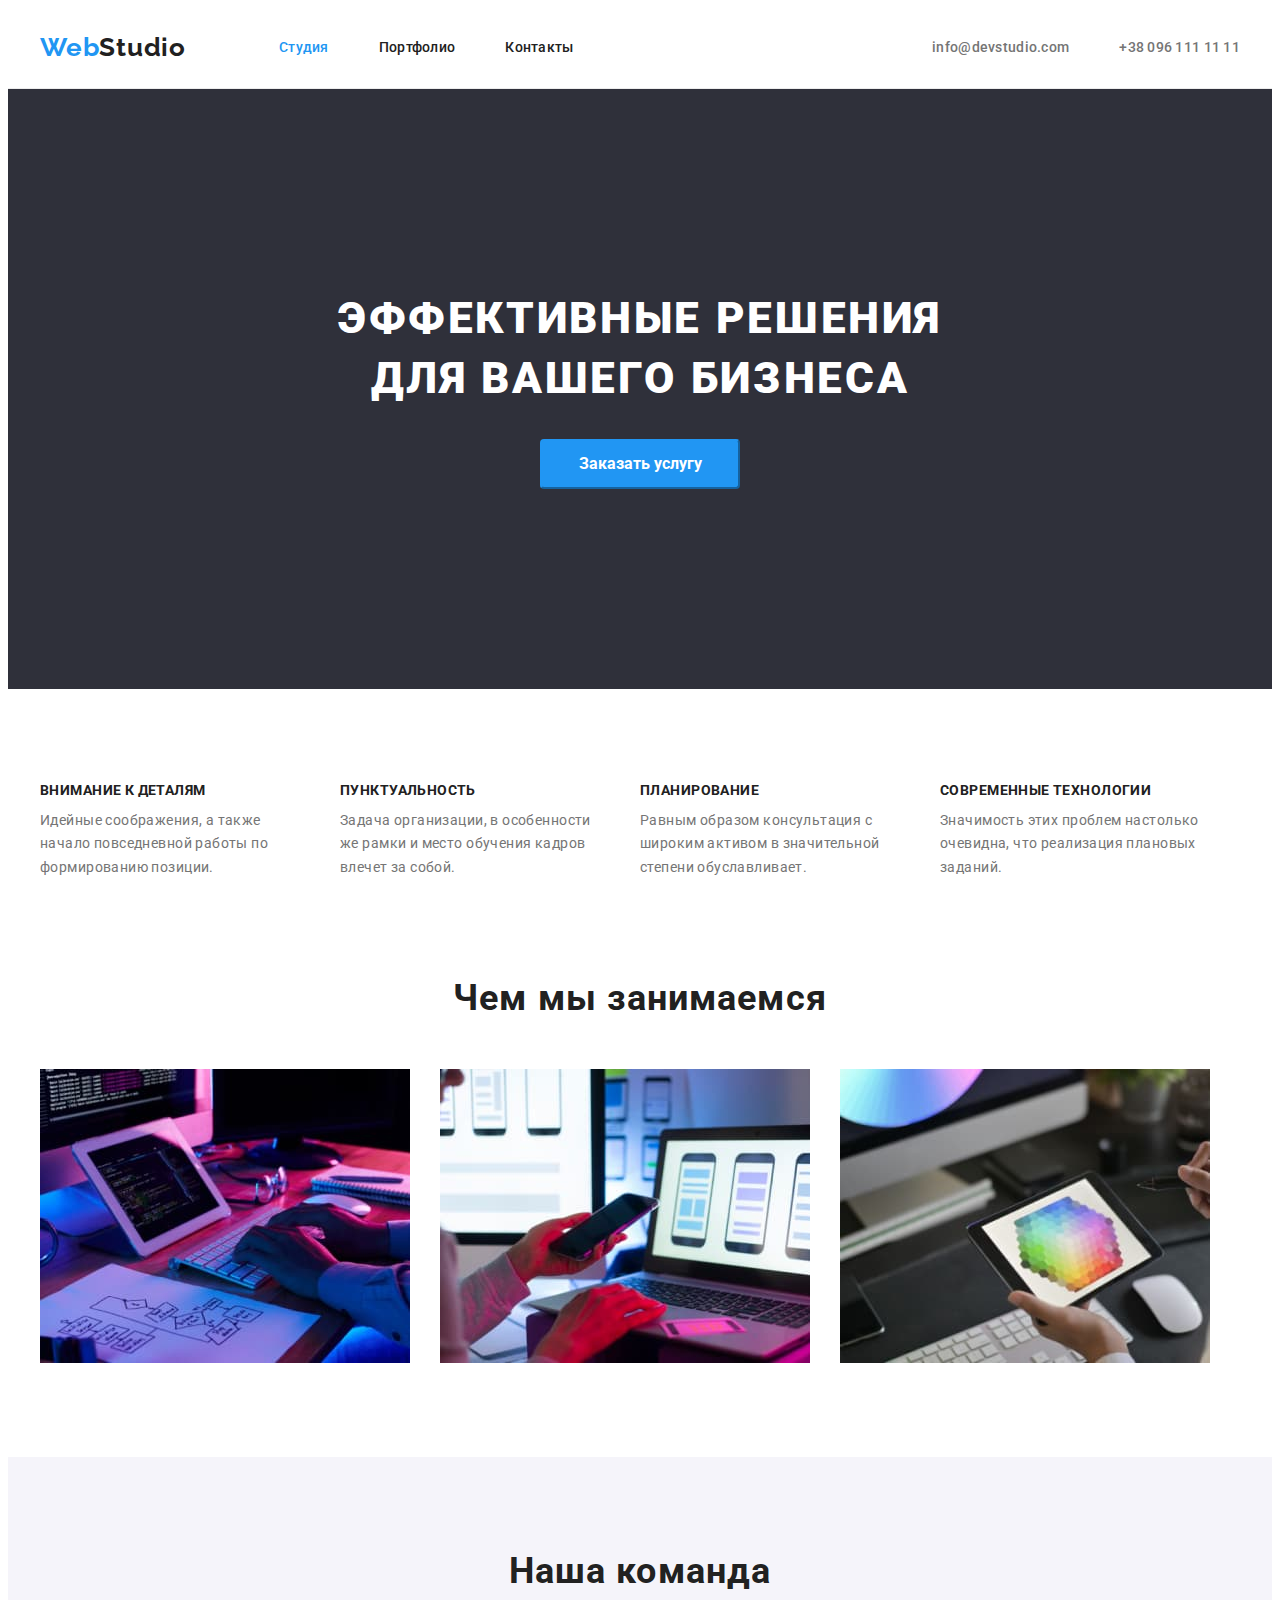
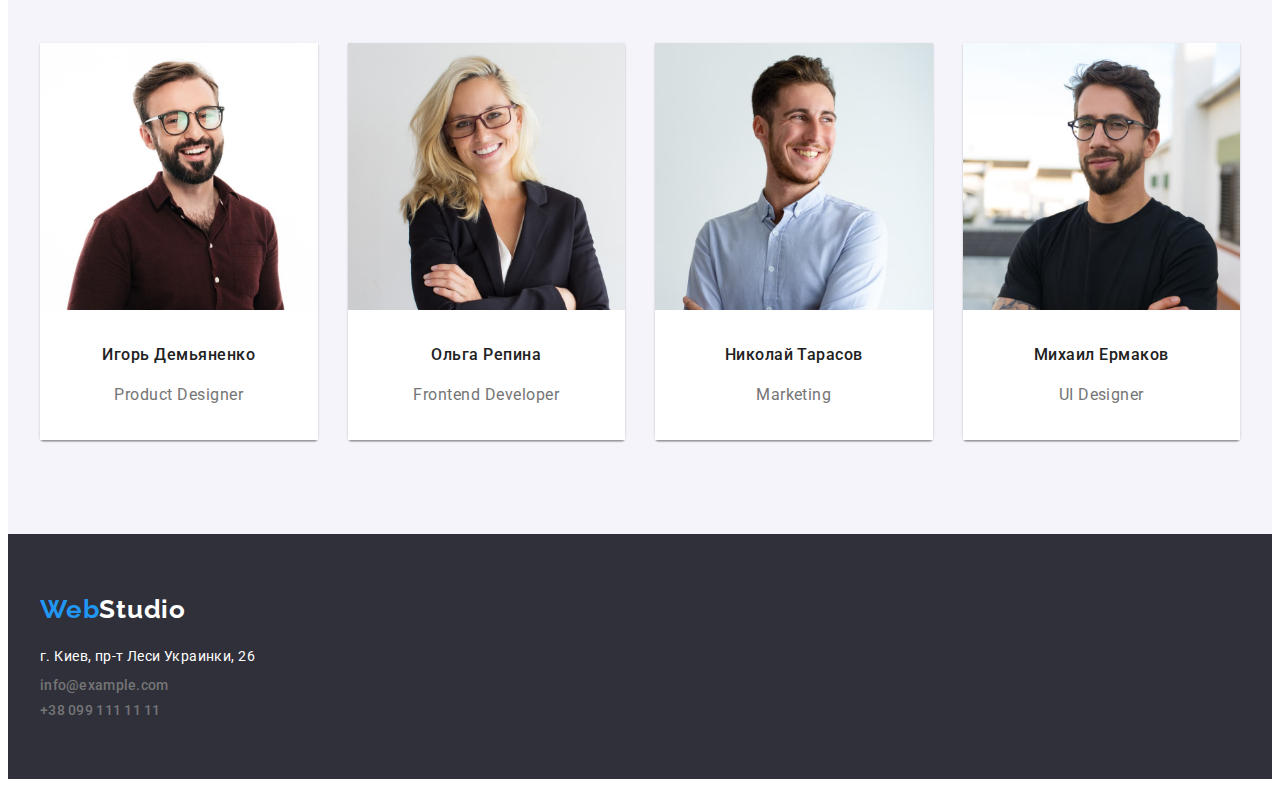
<file: index.html>
<!DOCTYPE html>
<html lang="ru">
  <head>
    <meta charset="UTF-8" />
    <meta http-equiv="X-UA-Compatible" content="IE=edge" />
    <meta name="viewport" content="width=device-width, initial-scale=1.0" />
    <title>WebStudio</title>
    <link rel="preconnect" href="https://fonts.googleapis.com" />
    <link rel="preconnect" href="https://fonts.gstatic.com" crossorigin />
    <link
      href="https://fonts.googleapis.com/css2?family=Raleway:wght@700&family=Roboto:wght@400;500;700;900&display=swap"
      rel="stylesheet"
    />
    <link
      rel="stylesheet"
      href="https://cdnjs.cloudflare.com/ajax/libs/modern-normalize/1.1.0/modern-normalize.min.css"
      integrity="sha512-wpPYUAdjBVSE4KJnH1VR1HeZfpl1ub8YT/NKx4PuQ5NmX2tKuGu6U/JRp5y+Y8XG2tV+wKQpNHVUX03MfMFn9Q=="
      crossorigin="anonymous"
      referrerpolicy="no-referrer"
    />
    <link rel="stylesheet" href="./css/styles.css" />
  </head>
  <body>
    <header class="header">
      <div class="container">
        <nav>
          <a class="logo-header" href="./index.html"><span>Web</span>Studio</a>
          <ul class="hdr-header">
            <li><a class="cap-current" href="./index.html">Студия</a></li>
            <li><a class="cap" href="./portfolio.html">Портфолио</a></li>
            <li><a class="cap" href="./index.html">Контакты</a></li>
          </ul>
        </nav>
        <ul class="hdr-contact">
          <li>
            <a class="contact" href="mailto:info@devstudio.com">info@devstudio.com</a>
          </li>
          <li><a class="contact" href="tel:+380961111111">+38 096 111 11 11</a></li>
        </ul>
      </div>
    </header>
    <main>
      <section class="bg-main">
        <div class="container">
          <h1 class="hero-tittle">Эффективные решения для вашего бизнеса</h1>
          <button type="button" class="btn-main">Заказать услугу</button>
        </div>
      </section>

      <section class="benefits-example">
        <div class="container">
          <ul class="benefits">
            <li>
              <h4 class="benefits-tittle">Внимание к деталям</h4>
              <p>
                Идейные соображения, а также начало повседневной работы по формированию
                позиции.
              </p>
            </li>
            <li>
              <h4 class="benefits-tittle">Пунктуальность</h4>
              <p>
                Задача организации, в особенности же рамки и место обучения кадров влечет за
                собой.
              </p>
            </li>
            <li>
              <h4 class="benefits-tittle">Планирование</h4>
              <p>
                Равным образом консультация с широким активом в значительной степени
                обуславливает.
              </p>
            </li>
            <li>
              <h4 class="benefits-tittle">Современные технологии</h4>
              <p>
                Значимость этих проблем настолько очевидна, что реализация плановых заданий.
              </p>
            </li>
          </ul>
        </div>
      </section>

      <section class="examples-section">
        <div class="container">
          <h2 class="what-we-do">Чем мы занимаемся</h2>
          <ul class="work-examples">
            <li><img src="./images/work1.jpg" alt="работа" width="370" height="294" /></li>
            <li><img src="./images/work2.jpg" alt="работа" width="370" height="294" /></li>
            <li><img src="./images/work3.jpg" alt="работа" width="370" height="294" /></li>
          </ul>
        </div>
      </section>

      <section class="team">
        <div class="container">
          <h3>Наша команда</h3>
          <ul class="work-team">
            <li class="about-team">
              <img src="./images/igor.jpg" alt="Игорь" width="270" height="260" />
              <div class="work-team-discraption">
                <h4>Игорь Демьяненко</h4>
                <p>Product Designer</p>
              </div>
            </li>
            <li class="about-team">
              <img src="./images/olha.jpg" alt="Ольга" width="270" height="260" />
              <div class="work-team-discraption">
                <h4>Ольга Репина</h4>
                <p>Frontend Developer</p>
              </div>
            </li>
            <li class="about-team">
              <img src="./images/nikolay.jpg" alt="Николай" width="270" height="260" />
              <div class="work-team-discraption">
                <h4>Николай Тарасов</h4>
                <p>Marketing</p>
              </div>
            </li>
            <li class="about-team">
              <img src="./images/miha.jpg" alt="Михаил" width="270" height="260" />
              <div class="work-team-discraption">
                <h4>Михаил Ермаков</h4>
                <p>UI Designer</p>
              </div>
            </li>
          </ul>
        </div>
      </section>
    </main>

    <footer class="bg-footer">
      <div class="container">
        <a class="logo-footer" href="./index.html"><span>Web</span>Studio</a>
        <address>
          <ul class="hdr">
            <li>
              <a
                class="contact-adress"
                href="https://goo.gl/maps/qadkMELX9ctfgKhd9"
                target="_blank"
                >г. Киев, пр-т Леси Украинки, 26</a
              >
            </li>
            <li><a class="contact" href="mailto:info@example.com">info@example.com</a></li>
            <li><a class="contact" href="tel:+380991111111">+38 099 111 11 11</a></li>
          </ul>
        </address>
      </div>
    </footer>
  </body>
</html>
</file>
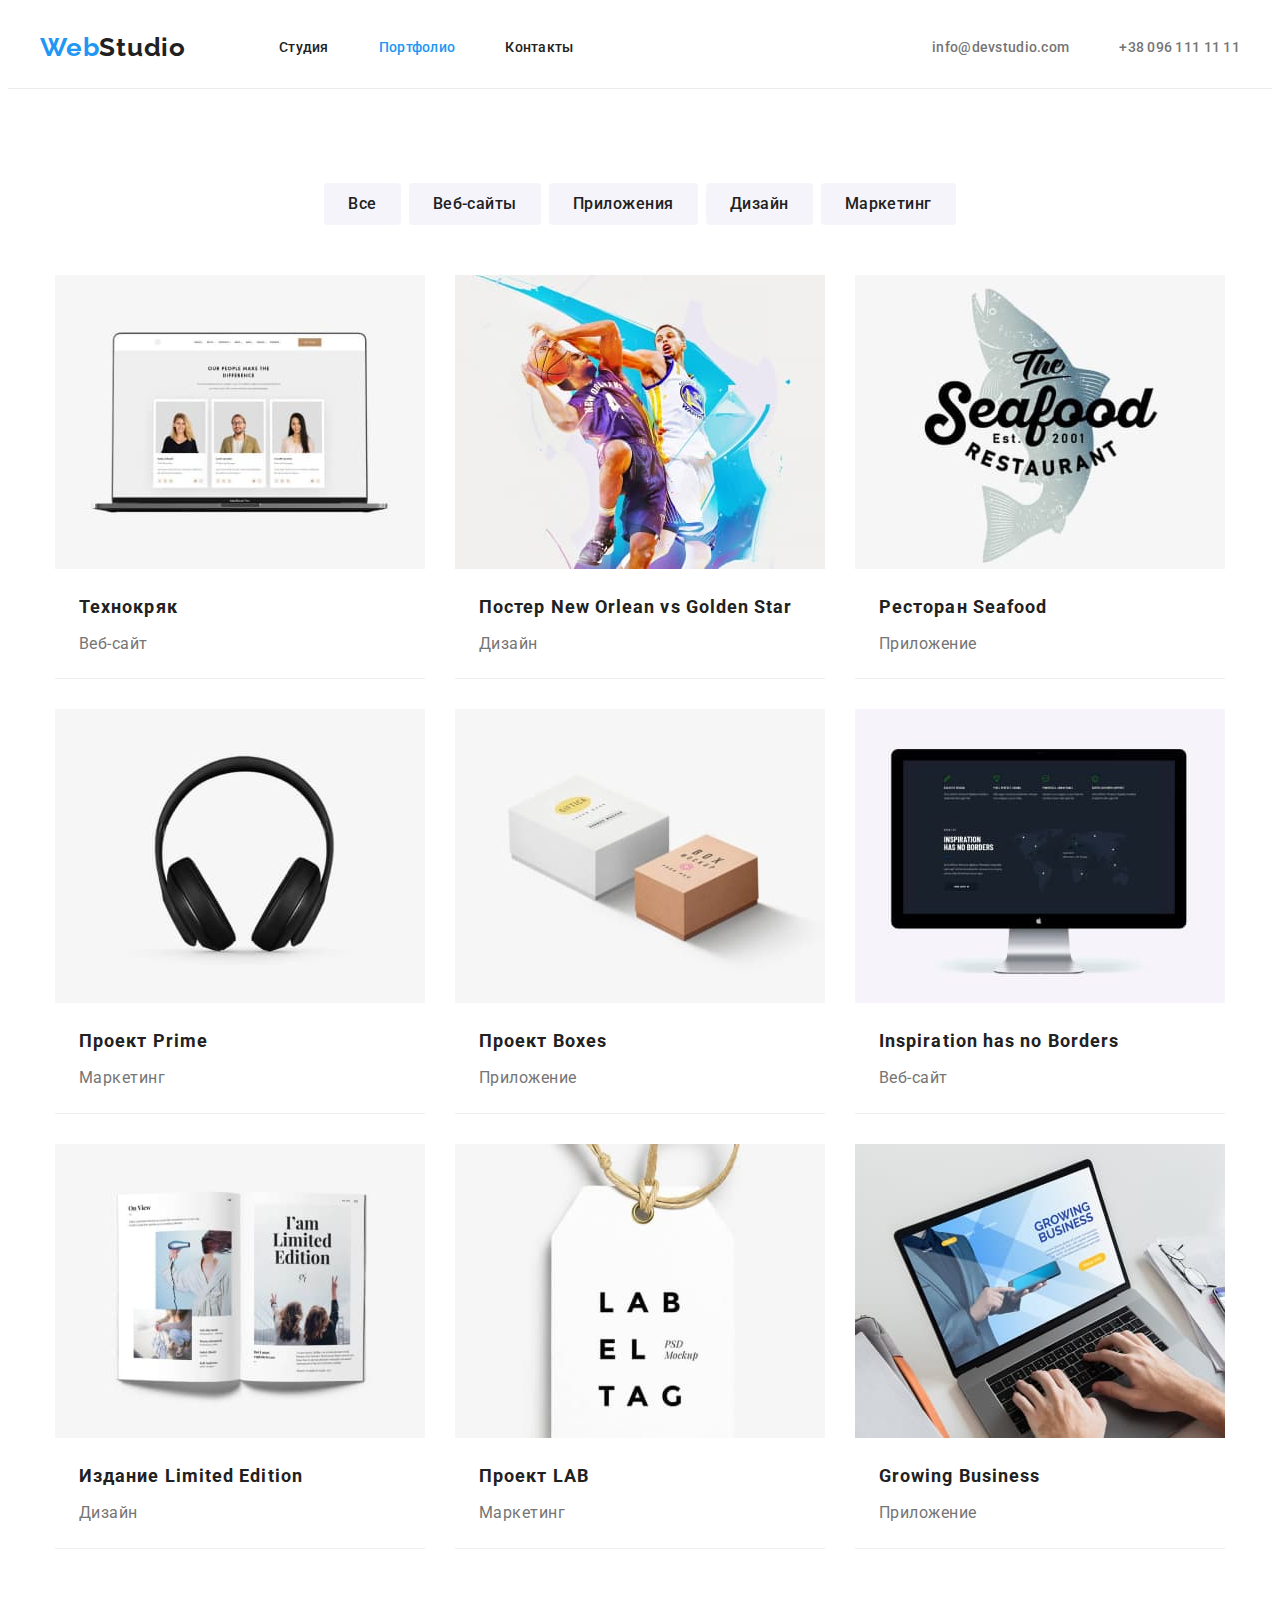
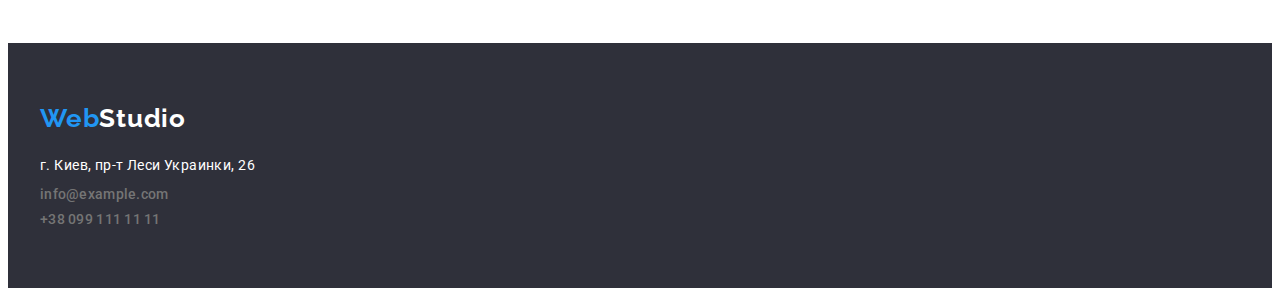
<file: portfolio.html>
<!DOCTYPE html>
<html lang="en">
  <head>
    <meta charset="UTF-8" />
    <meta http-equiv="X-UA-Compatible" content="IE=edge" />
    <meta name="viewport" content="width=device-width, initial-scale=1.0" />
    <title>Portfolio</title>
    <link rel="preconnect" href="https://fonts.googleapis.com" />
    <link rel="preconnect" href="https://fonts.gstatic.com" crossorigin />
    <link
      href="https://fonts.googleapis.com/css2?family=Raleway:wght@700&family=Roboto:wght@400;500;700;900&display=swap"
      rel="stylesheet"
    />
    <link
      rel="stylesheet"
      href="https://cdnjs.cloudflare.com/ajax/libs/modern-normalize/1.1.0/modern-normalize.min.css"
      integrity="sha512-wpPYUAdjBVSE4KJnH1VR1HeZfpl1ub8YT/NKx4PuQ5NmX2tKuGu6U/JRp5y+Y8XG2tV+wKQpNHVUX03MfMFn9Q=="
      crossorigin="anonymous"
      referrerpolicy="no-referrer"
    />
    <link rel="stylesheet" href="./css/styles.css" />
  </head>
  <body>
    <header class="header">
      <div class="container">
        <a class="logo-header" href="./index.html"><span>Web</span>Studio</a>
        <nav>
          <ul class="hdr-header">
            <li><a class="cap" href="./index.html">Студия</a></li>
            <li><a class="cap-current" href="./portfolio.html">Портфолио</a></li>
            <li><a class="cap" href="./index.html">Контакты</a></li>
          </ul>
        </nav>
        <ul class="hdr-contact">
          <li>
            <a class="contact" href="mailto:info@devstudio.com">info@devstudio.com</a>
          </li>
          <li><a class="contact" href="tel:+380961111111">+38 096 111 11 11</a></li>
        </ul>
      </div>
    </header>
    <main>
      <section class="portfolio-examples">
        <div class="container">
          <h2 class="visually-hidden">Кнопки</h2>
          <ul class="menu-btn">
            <li><button type="button" class="btn">Все</button></li>
            <li><button type="button" class="btn">Веб-сайты</button></li>
            <li><button type="button" class="btn">Приложения</button></li>
            <li><button type="button" class="btn">Дизайн</button></li>
            <li><button type="button" class="btn">Маркетинг</button></li>
          </ul>
          <ul class="examples">
            <li class="examples-list">
              <img src="./images/portfolio/img1.jpg" alt="img1" width="370" height="294" />
              <div class="portfolio-examles-discraption">
                <h4>Технокряк</h4>
                <p>Веб-сайт</p>
              </div>
            </li>
            <li class="examples-list">
              <img src="./images/portfolio/img2.jpg" alt="img2" width="370" height="294" />
              <div class="portfolio-examles-discraption">
                <h4>Постер New Orlean vs Golden Star</h4>
                <p>Дизайн</p>
              </div>
            </li>
            <li class="examples-list">
              <img src="./images/portfolio/img3.jpg" alt="img3" width="370" height="294" />
              <div class="portfolio-examles-discraption">
                <h4>Ресторан Seafood</h4>
                <p>Приложение</p>
              </div>
            </li>
            <li class="examples-list">
              <img src="./images/portfolio/img4.jpg" alt="img4" width="370" height="294" />
              <div class="portfolio-examles-discraption">
                <h4>Проект Prime</h4>
                <p>Маркетинг</p>
              </div>
            </li>
            <li class="examples-list">
              <img src="./images/portfolio/img5.jpg" alt="img5" width="370" height="294" />
              <div class="portfolio-examles-discraption">
                <h4>Проект Boxes</h4>
                <p>Приложение</p>
              </div>
            </li>
            <li class="examples-list">
              <img src="./images/portfolio/img6.jpg" alt="img6" width="370" height="294" />
              <div class="portfolio-examles-discraption">
                <h4>Inspiration has no Borders</h4>
                <p>Веб-сайт</p>
              </div>
            </li>
            <li class="examples-list">
              <img src="./images/portfolio/img7.jpg" alt="img7" width="370" height="294" />
              <div class="portfolio-examles-discraption">
                <h4>Издание Limited Edition</h4>
                <p>Дизайн</p>
              </div>
            </li>
            <li class="examples-list">
              <img src="./images/portfolio/img8.jpg" alt="img8" width="370" height="294" />
              <div class="portfolio-examles-discraption">
                <h4>Проект LAB</h4>
                <p>Маркетинг</p>
              </div>
            </li>
            <li class="examples-list">
              <img src="./images/portfolio/img9.jpg" alt="img9" width="370" height="294" />
              <div class="portfolio-examles-discraption">
                <h4>Growing Business</h4>
                <p>Приложение</p>
              </div>
            </li>
          </ul>
        </div>
      </section>
    </main>
    <footer class="bg-footer">
      <div class="container">
        <a class="logo-footer" href="./index.html"><span>Web</span>Studio</a>
        <address>
          <ul class="hdr">
            <li>
              <a
                class="contact-adress"
                href="https://goo.gl/maps/qadkMELX9ctfgKhd9"
                target="_blank"
                >г. Киев, пр-т Леси Украинки, 26</a
              >
            </li>
            <li><a class="contact" href="mailto:info@example.com">info@example.com</a></li>
            <li><a class="contact" href="tel:+380991111111">+38 099 111 11 11</a></li>
          </ul>
        </address>
      </div>
    </footer>
  </body>
</html>
</file>
<file: css/styles.css>
/* шрифти: Roboto 400 500 700 900, Raleway(лого) 700 */
.visually-hidden {
  position: absolute;
  white-space: nowrap;
  width: 1px;
  height: 1px;
  overflow: hidden;
  border: 0;
  padding: 0;
  clip: rect(0 0 0 0);
  clip-path: inset(50%);
  margin: -1px;
}

:root {
  --main-text-color: #212121;
  --main-focus-text-blue: #2196f3;
  --main-white-color: #ffffff;
  --color-contact: #757575;
  --color-footer: #2f303a;
  --color-bg-btn: #f5f4fa;
}
/* загальне до всіх сторінок застосовується */
p,
h1,
h2,
h3,
h4 {
  margin: 0;
}
ul,
ol {
  margin: 0;
  padding-left: 0;
}
button {
  cursor: pointer;
}
img {
  display: block;
  width: 100%;
  height: auto;
}
body {
  font-family: "Roboto", sans-serif;
  font-style: normal;
  color: var(--main-text-color);
}
[href] {
  text-decoration: none;
}
.hdr,
.hdr-header,
.hdr-contact,
.benefits,
.work-examples,
.work-team,
.logo,
.menu-btn,
.examples {
  list-style-type: none;
}
/* ----------------------------------------------------------- */

/* лого */

.logo-header {
  display: block;
  font-family: "Raleway", sans-serif;
  font-style: normal;
  font-weight: 700;
  font-size: 26px;
  line-height: 1.19;
  letter-spacing: 0.03em;
  padding-top: 24px;
  padding-bottom: 25px;
}
.logo-footer > span {
  color: var(--main-focus-text-blue);
}
.logo-footer {
  color: var(--main-white-color);
}
.logo-footer {
}
.logo-header > span {
  color: var(--main-focus-text-blue);
}
.logo-header {
  color: var(--main-text-color);
  margin-right: 93px;
}
.header .container {
  display: flex;
}
.header nav {
  display: flex;
}
.header nav li:not(:last-child) {
  margin-right: 50px;
}
.hdr-contact {
  display: flex;
  align-items: center;
  margin-left: auto;
}
.hdr-contact li:not(:last-child) {
  margin-right: 50px;
}

.hdr-header {
  display: flex;
  align-items: center;
}
.cap,
.cap-current {
  display: block;
}
.hdr-contact .contact {
  display: block;
}
.bg-main .container {
  display: flex;
  flex-direction: column;
  align-items: center;
}
/* вибрана сторінка, постійно підсвічується в меню */
.hdr .cap-current {
  font-weight: 500;
  font-size: 14px;
  line-height: 1.14;
  letter-spacing: 0.02em;
  color: var(--main-focus-text-blue);
}
.hdr-header .cap-current {
  font-weight: 500;
  font-size: 14px;
  line-height: 1.14;
  letter-spacing: 0.02em;
  color: var(--main-focus-text-blue);
}
.hdr-header .cap {
  font-weight: 500;
  font-size: 14px;
  line-height: 1.14;
  letter-spacing: 0.02em;
  text-decoration: var(--main-text-color);
  color: inherit;
}
.hdr-header .cap:hover,
.hdr-header .cap:focus,
.hdr-header .cap:active {
  color: var(--main-focus-text-blue);
}

/* меню */
.hdr .cap {
  font-weight: 500;
  font-size: 14px;
  line-height: 1.14;
  letter-spacing: 0.02em;
  text-decoration: var(--main-text-color);
  color: inherit;
}
.hdr .cap:hover,
.hdr .cap:focus,
.hdr .cap:active {
  color: var(--main-focus-text-blue);
}
/* телефон та мейл в header і footer */
.contact-adress {
  display: block;
  color: var(--main-white-color);
  font-family: "Roboto";
  font-style: normal;
  font-weight: 400;
  font-size: 14px;
  line-height: 1.71;
  letter-spacing: 0.03em;
}
.contact-adress:hover,
.contact-adress:focus {
  color: var(--main-focus-text-blue);
}

.hdr-contact .contact {
  font-style: normal;
  font-weight: 500;
  font-size: 14px;
  line-height: 1.14;
  letter-spacing: 0.02em;
  color: var(--color-contact);
}
.hdr-contact .contact:hover,
.hdr-contact .contact:focus,
.hdr-contact .contact:active {
  color: var(--main-focus-text-blue);
}

.hdr .contact {
  display: block;
  font-style: normal;
  font-weight: 500;
  font-size: 14px;
  line-height: 1.14;
  letter-spacing: 0.02em;
  color: var(--color-contact);
}
.hdr .contact:hover,
.hdr .contact:focus,
.hdr .contact:active {
  color: var(--main-focus-text-blue);
}
/* головна сторінка */
.bg-main {
  padding-top: 200px;
  padding-bottom: 200px;
  text-align: center;
  background-color: var(--color-footer);
  color: var(--main-white-color);
}
.hero-tittle {
  width: 696px;
  font-weight: 900;
  font-size: 44px;
  line-height: 1.36;
  letter-spacing: 0.06em;
  text-transform: uppercase;
  color: var(--main-white-color);
  text-align: center;
  margin-bottom: 30px;
}
/* кнопка на головній */
.btn-main {
  display: block;
  text-align: center;
  background-color: var(--main-focus-text-blue);
  color: var(--main-white-color);
  border-color: var(--main-focus-text-blue);
  font-weight: 700;
  font-size: 16px;
  line-height: 1.87;
  width: 200px;
  height: 50px;
  font-family: inherit;
  border-radius: 4px;
}
.btn-main:focus,
.btn-main:hover,
.btn.main:active {
  opacity: 0.5;
}
.benefits h4 {
  font-weight: 700;
  font-size: 14px;
  line-height: 1.14;
  letter-spacing: 0.03em;
  text-transform: uppercase;
  width: 270px;
}
.benefits p {
  font-size: 14px;
  line-height: 1.71;
  letter-spacing: 0.03em;
  color: var(--color-contact);
  width: 270px;
  height: 75px;
}
.benefits {
  display: flex;
}
.benefits li:not(:last-child) {
  margin-right: 30px;
}
.benefits-tittle {
  margin-bottom: 10px;
}
.benefits-example {
  padding-top: 94px;
  padding-bottom: 94px;
}

.examples-section {
  padding-bottom: 94px;
}

.examples-list:not(:nth-last-child(-n + 3)) {
  margin-bottom: 30px;
}
.examples-list {
  border-bottom: 1px solid rgba(238, 238, 238, 1);
}

.team {
  text-align: center;
  padding-top: 94px;
  padding-bottom: 94px;
  background-color: #f5f4fa;
}
.examples-section h2 {
  font-weight: 700;
  font-size: 36px;
  line-height: 1.16;
  text-align: center;
  letter-spacing: 0.03em;
}
.work-examples {
  display: flex;
}
.work-examples li:not(:last-child) {
  margin-right: 30px;
}
.team h3 {
  text-align: center;
  font-weight: 700;
  font-size: 36px;
  line-height: 1.16;
  letter-spacing: 0.03em;
  margin-bottom: 50px;
}
.what-we-do {
  margin-bottom: 50px;
}
.work-team {
  display: flex;
}
.work-team li:not(:last-child) {
  margin-right: 30px;
}

.about-team {
  box-shadow: 0px 1px 3px rgba(0, 0, 0, 0.12), 0px 1px 1px rgba(0, 0, 0, 0.14),
    0px 2px 1px rgba(0, 0, 0, 0.2);
  border-radius: 0px 0px 4px 4px;
}

.team h4 {
  font-weight: 500;
  font-size: 16px;
  line-height: 1.87;
  letter-spacing: 0.03em;
  margin-bottom: 10px;
}
.team p {
  font-size: 16px;
  line-height: 1.87;
  letter-spacing: 0.03em;
  color: var(--color-contact);
}
.logo-footer {
  display: block;
  font-family: "Raleway", sans-serif;
  font-style: normal;
  font-weight: 700;
  font-size: 26px;
  line-height: 1.19;
  letter-spacing: 0.03em;
  margin-bottom: 20px;
}

.bg-footer {
  background-color: var(--color-footer);
  color: var(--main-white-color);
  padding-bottom: 60px;
  padding-top: 60px;
}

/* потфоліо сторінка */

/* кнопки на сторінці портфоліо */
.btn {
  font-weight: 500;
  font-size: 16px;
  line-height: 1.6;
  letter-spacing: 0.03em;
  font-family: inherit;
  border-color: transparent;
  background: var(--color-bg-btn);
  color: var(--main-text-color);
  border-radius: 4px;
  padding: 6px 22px;
  width: auto;
  text-align: center;
}
.btn:hover,
.btn:focus,
.btn:active {
  color: var(--main-white-color);
  background-color: var(--main-focus-text-blue);
  border-radius: 4px;
  font-family: inherit;
}
.menu-btn {
  display: flex;
  justify-content: center;
  margin-bottom: 50px;
  margin-right: auto;
  margin-left: auto;
}

.menu-btn li:not(:last-child) {
  margin-right: 8px;
}
.examples {
  display: flex;
  flex-wrap: wrap;
  justify-content: center;
}

.examples li:not(:nth-child(3n + 3)) {
  margin-right: 30px;
}

.examples h4 {
  font-weight: 700;
  font-size: 18px;
  line-height: 2;
  letter-spacing: 0.06em;
  margin-bottom: 4px;
}
.examples p {
  font-size: 16px;
  line-height: 1.87;
  letter-spacing: 0.03em;
  color: var(--color-contact);
}

.portfolio-examples {
  padding-top: 94px;
  padding-bottom: 94px;
}
.portfolio-examles-discraption {
  padding: 20px 24px;
}
.header {
  border-bottom: 1px solid rgba(236, 236, 236, 1);
}

.container {
  width: 1200px;
  margin: 0 auto;
  padding-left: 15px;
  padding-right: 15px;
  /* outline: 1px solid red; */
}

.work-team-discraption {
  padding-top: 30px;
  padding-bottom: 30px;
  background-color: var(--main-white-color);
}

.bg-footer .hdr li:not(:last-child) {
  margin-bottom: 9px;
}
</file>
